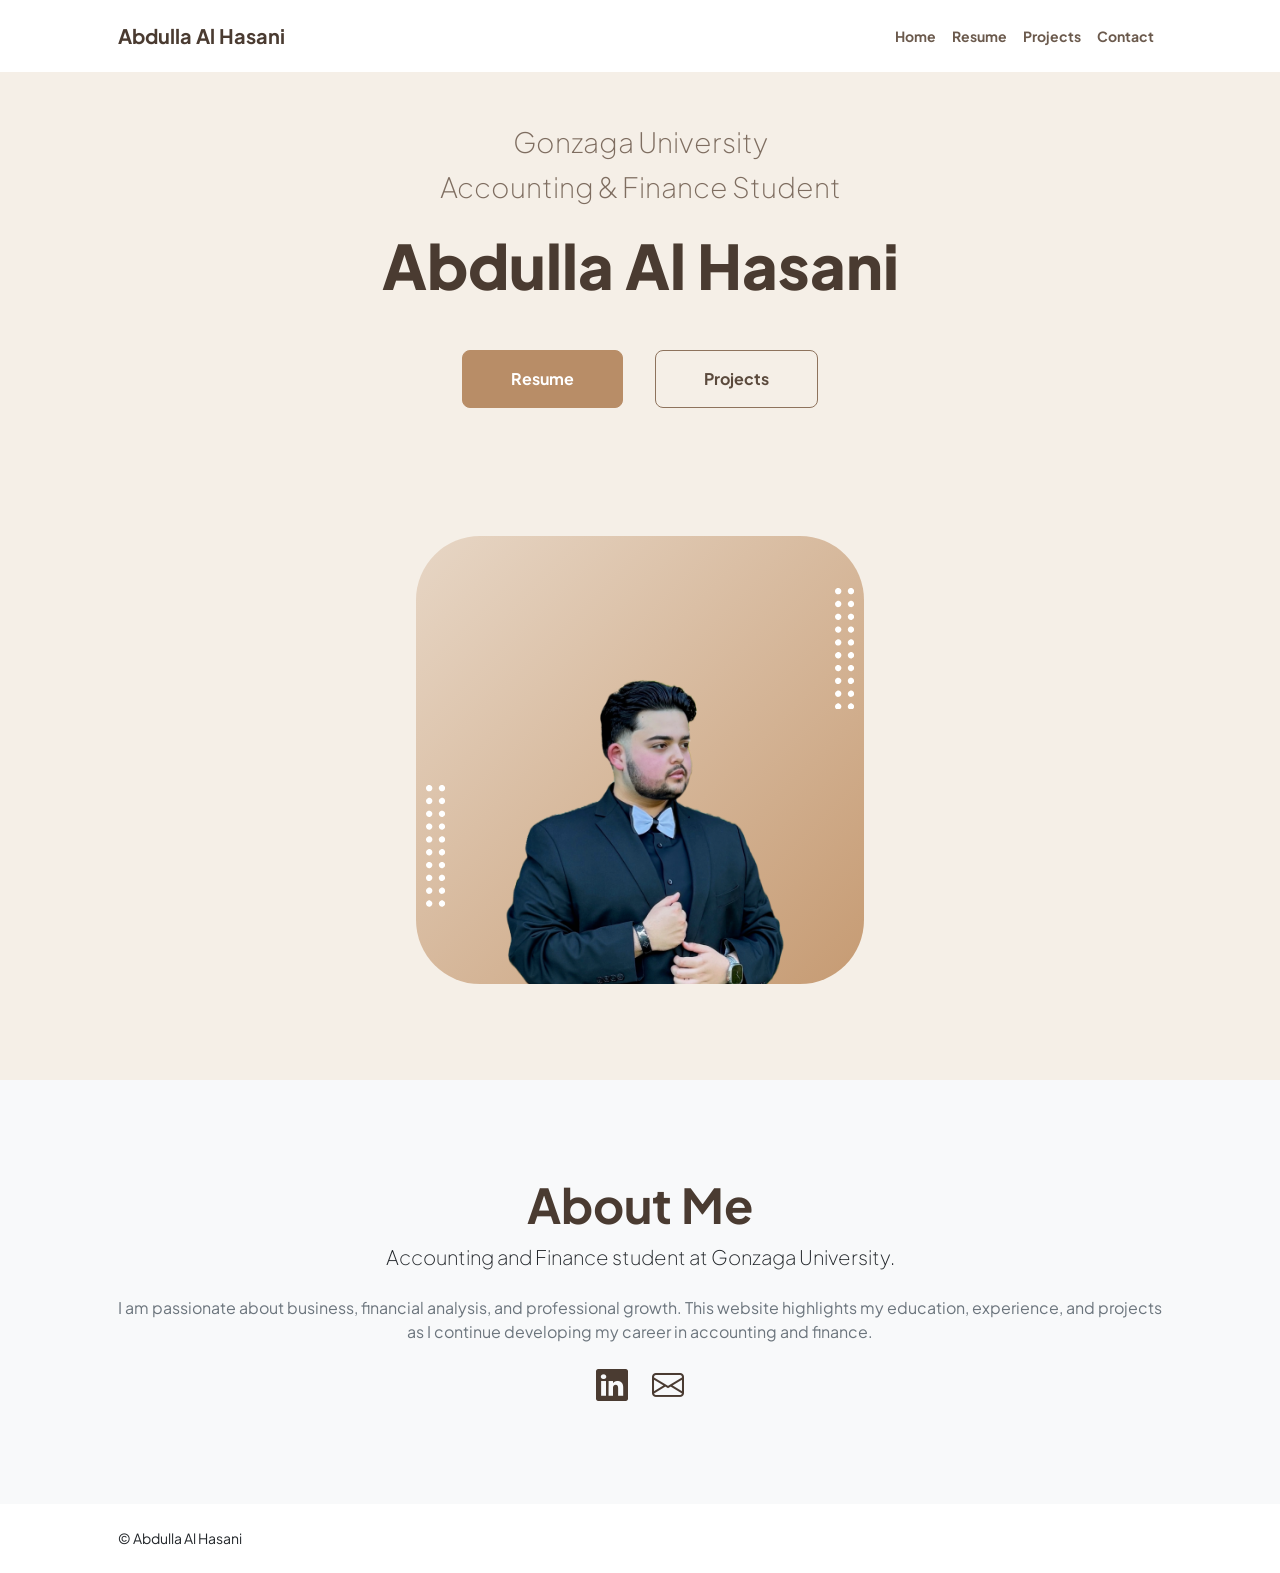
<file: index.html>
<!DOCTYPE html>
<html lang="en">
    <head>
        <meta charset="utf-8" />
        <meta name="viewport" content="width=device-width, initial-scale=1, shrink-to-fit=no" />
        <meta name="description" content="" />
        <meta name="author" content="" />
        <title>Abdulla Al Hasani</title>
        <link rel="icon" type="image/x-icon" href="favicon.ico" />
        <link rel="preconnect" href="https://fonts.googleapis.com" />
        <link rel="preconnect" href="https://fonts.gstatic.com" crossorigin />
        <link href="https://fonts.googleapis.com/css2?family=Plus+Jakarta+Sans:wght@100;200;300;400;500;600;700;800;900&amp;display=swap" rel="stylesheet" />
        <link href="https://cdn.jsdelivr.net/npm/bootstrap-icons@1.8.1/font/bootstrap-icons.css" rel="stylesheet" />
        <link href="styles.css" rel="stylesheet" />
        <style>
            body {
                background-color: #f5efe7;
            }

            .navbar-brand .fw-bolder {
                color: #4a3b31 !important;
            }

            .nav-link {
                color: #6b5a4d !important;
            }

            .nav-link:hover {
                color: #b88d67 !important;
            }

            .text-gradient {
                background: none !important;
                -webkit-text-fill-color: #4a3b31 !important;
                color: #4a3b31 !important;
            }

            .bg-gradient-primary-to-secondary {
                background: linear-gradient(135deg, #e7d6c5 0%, #c69b73 100%) !important;
            }

            .btn-primary {
                background-color: #b88d67 !important;
                border-color: #b88d67 !important;
            }

            .btn-primary:hover {
                background-color: #a8805c !important;
                border-color: #a8805c !important;
            }

            .btn-outline-dark {
                color: #5b4a3d !important;
                border-color: #8e735d !important;
            }

            .btn-outline-dark:hover {
                background-color: #8e735d !important;
                border-color: #8e735d !important;
                color: #fff !important;
            }

            .hero-subtitle {
                color: #7e6d60 !important;
                line-height: 1.6;
            }

            .hero-name {
                font-size: clamp(2.4rem, 4.8vw, 4rem);
                line-height: 1.02;
                font-weight: 800;
                color: #4a3b31;
                display: inline-block;
                white-space: nowrap;
            }

            .profile {
                background: linear-gradient(135deg, #e7d6c5 0%, #c69b73 100%) !important;
            }

          .profile {
    background: linear-gradient(135deg, #e7d6c5 0%, #c69b73 100%) !important;
    overflow: hidden;
}


.profile {
    position: relative;
    overflow: hidden;
}

.profile .profile-img {
    position: absolute;
    bottom: -585px;
    left: 50%;
    transform: translateX(-50%);
    width: 205% !important;
    max-width: none !important;
    height: auto;
}
        </style>
    </head>

    <body class="d-flex flex-column h-100">
        <main class="flex-shrink-0">
            <nav class="navbar navbar-expand-lg navbar-light bg-white py-3">
                <div class="container px-5">
                    <a class="navbar-brand" href="index.html"><span class="fw-bolder">Abdulla Al Hasani</span></a>
                    <button class="navbar-toggler" type="button" data-bs-toggle="collapse" data-bs-target="#navbarSupportedContent" aria-controls="#navbarSupportedContent" aria-expanded="false" aria-label="Toggle navigation"><span class="navbar-toggler-icon"></span></button>
                    <div class="collapse navbar-collapse" id="navbarSupportedContent">
                        <ul class="navbar-nav ms-auto mb-2 mb-lg-0 small fw-bolder">
                            <li class="nav-item"><a class="nav-link" href="index.html">Home</a></li>
                            <li class="nav-item"><a class="nav-link" href="resume.html">Resume</a></li>
                            <li class="nav-item"><a class="nav-link" href="projects.html">Projects</a></li>
                            <li class="nav-item"><a class="nav-link" href="contact.html">Contact</a></li>
                        </ul>
                    </div>
                </div>
            </nav>

            <header class="py-5">
                <div class="container px-5 pb-5">
                    <div class="row gx-5 align-items-center">
                        <div class="col-xxl-5">
                            <div class="text-center text-xxl-start">
                                <div class="fs-3 fw-light hero-subtitle mb-3">
                                    Gonzaga University<br />
                                    Accounting &amp; Finance Student
                                </div>

                                <h1 class="display-3 fw-bolder mb-5">
                                    <span class="hero-name">Abdulla Al Hasani</span>
                                </h1>

                                <div class="d-grid gap-3 d-sm-flex justify-content-sm-center justify-content-xxl-start mb-3">
                                    <a class="btn btn-primary btn-lg px-5 py-3 me-sm-3 fs-6 fw-bolder" href="resume.html">Resume</a>
                                    <a class="btn btn-outline-dark btn-lg px-5 py-3 fs-6 fw-bolder" href="projects.html">Projects</a>
                                </div>
                            </div>
                        </div>

                        <div class="col-xxl-7">
                            <div class="d-flex justify-content-center mt-5 mt-xxl-0">
                                <div class="profile bg-gradient-primary-to-secondary">
<img class="profile-img" src="profile.png" alt="Abdulla Al Hasani" />
                                    <div class="dots-1">
                                        <svg version="1.1" xmlns="http://www.w3.org/2000/svg" xmlns:xlink="http://www.w3.org/1999/xlink" x="0px" y="0px" viewBox="0 0 191.6 1215.4" style="enable-background:new 0 0 191.6 1215.4;" xml:space="preserve">
                                            <g transform="translate(0.000000,1280.000000) scale(0.100000,-0.100000)">
                                                <path d="M227.7,12788.6c-105-35-200-141-222-248c-43-206,163-412,369-369c155,32,275,190,260,339c-11,105-90,213-190,262C383.7,12801.6,289.7,12808.6,227.7,12788.6z"></path>
                                                <path d="M1507.7,12788.6c-151-50-253-216-222-362c25-119,136-230,254-255c194-41,395,142,375,339c-11,105-90,213-190,262C1663.7,12801.6,1569.7,12808.6,1507.7,12788.6z"></path>
                                                <path d="M227.7,11508.6c-105-35-200-141-222-248c-43-206,163-412,369-369c155,32,275,190,260,339c-11,105-90,213-190,262C383.7,11521.6,289.7,11528.6,227.7,11508.6z"></path>
                                                <path d="M1507.7,11508.6c-151-50-253-216-222-362c25-119,136-230,254-255c194-41,395,142,375,339c-11,105-90,213-190,262C1663.7,11521.6,1569.7,11528.6,1507.7,11508.6z"></path>
                                                <path d="M227.7,10228.6c-105-35-200-141-222-248c-43-206,163-412,369-369c155,32,275,190,260,339c-11,105-90,213-190,262C383.7,10241.6,289.7,10248.6,227.7,10228.6z"></path>
                                                <path d="M1507.7,10228.6c-105-35-200-141-222-248c-43-206,163-412,369-369c155,32,275,190,260,339c-11,105-90,213-190,262C1663.7,10241.6,1569.7,10248.6,1507.7,10228.6z"></path>
                                                <path d="M227.7,8948.6c-105-35-200-141-222-248c-43-206,163-412,369-369c155,32,275,190,260,339c-11,105-90,213-190,262C383.7,8961.6,289.7,8968.6,227.7,8948.6z"></path>
                                                <path d="M1507.7,8948.6c-105-35-200-141-222-248c-43-206,163-412,369-369c155,32,275,190,260,339c-11,105-90,213-190,262C1663.7,8961.6,1569.7,8968.6,1507.7,8948.6z"></path>
                                                <path d="M227.7,7668.6c-105-35-200-141-222-248c-43-206,163-412,369-369c155,32,275,190,260,339c-11,105-90,213-190,262C383.7,7681.6,289.7,7688.6,227.7,7668.6z"></path>
                                                <path d="M1507.7,7668.6c-105-35-200-141-222-248c-43-206,163-412,369-369c155,32,275,190,260,339c-11,105-90,213-190,262C1663.7,7681.6,1569.7,7688.6,1507.7,7668.6z"></path>
                                                <path d="M227.7,6388.6c-105-35-200-141-222-248c-43-206,163-412,369-369c155,32,275,190,260,339c-11,105-90,213-190,262C383.7,6401.6,289.7,6408.6,227.7,6388.6z"></path>
                                                <path d="M1507.7,6388.6c-105-35-200-141-222-248c-43-206,163-412,369-369c155,32,275,190,260,339c-11,105-90,213-190,262C1663.7,6401.6,1569.7,6408.6,1507.7,6388.6z"></path>
                                                <path d="M227.7,5108.6c-105-35-200-141-222-248c-43-206,163-412,369-369c155,32,275,190,260,339c-11,105-90,213-190,262C383.7,5121.6,289.7,5128.6,227.7,5108.6z"></path>
                                                <path d="M1507.7,5108.6c-105-35-200-141-222-248c-43-206,163-412,369-369c155,32,275,190,260,339c-11,105-90,213-190,262C1663.7,5121.6,1569.7,5128.6,1507.7,5108.6z"></path>
                                                <path d="M227.7,3828.6c-105-35-200-141-222-248c-43-206,163-412,369-369c155,32,275,190,260,339c-11,105-90,213-190,262C383.7,3841.6,289.7,3848.6,227.7,3828.6z"></path>
                                                <path d="M1507.7,3828.6c-105-35-200-141-222-248c-43-206,163-412,369-369c155,32,275,190,260,339c-11,105-90,213-190,262C1663.7,3841.6,1569.7,3848.6,1507.7,3828.6z"></path>
                                                <path d="M227.7,2548.6c-105-35-200-141-222-248c-43-206,163-412,369-369c155,32,275,190,260,339c-11,105-90,213-190,262C383.7,2561.6,289.7,2568.6,227.7,2548.6z"></path>
                                                <path d="M1507.7,2548.6c-105-35-200-141-222-248c-43-206,163-412,369-369c155,32,275,190,260,339c-11,105-90,213-190,262C1663.7,2561.6,1569.7,2568.6,1507.7,2548.6z"></path>
                                                <path d="M227.7,1268.6c-105-35-200-141-222-248c-43-206,163-412,369-369c155,32,275,190,260,339c-11,105-90,213-190,262C383.7,1281.6,289.7,1288.6,227.7,1268.6z"></path>
                                                <path d="M1507.7,1268.6c-105-35-200-141-222-248c-43-206,163-412,369-369c155,32,275,190,260,339c-11,105-90,213-190,262C1663.7,1281.6,1569.7,1288.6,1507.7,1268.6z"></path>
                                            </g>
                                        </svg>
                                    </div>

                                    <div class="dots-2">
                                        <svg version="1.1" xmlns="http://www.w3.org/2000/svg" xmlns:xlink="http://www.w3.org/1999/xlink" x="0px" y="0px" viewBox="0 0 191.6 1215.4" style="enable-background:new 0 0 191.6 1215.4;" xml:space="preserve">
                                            <g transform="translate(0.000000,1280.000000) scale(0.100000,-0.100000)">
                                                <path d="M227.7,12788.6c-105-35-200-141-222-248c-43-206,163-412,369-369c155,32,275,190,260,339c-11,105-90,213-190,262C383.7,12801.6,289.7,12808.6,227.7,12788.6z"></path>
                                                <path d="M1507.7,12788.6c-151-50-253-216-222-362c25-119,136-230,254-255c194-41,395,142,375,339c-11,105-90,213-190,262C1663.7,12801.6,1569.7,12808.6,1507.7,12788.6z"></path>
                                                <path d="M227.7,11508.6c-105-35-200-141-222-248c-43-206,163-412,369-369c155,32,275,190,260,339c-11,105-90,213-190,262C383.7,11521.6,289.7,11528.6,227.7,11508.6z"></path>
                                                <path d="M1507.7,11508.6c-151-50-253-216-222-362c25-119,136-230,254-255c194-41,395,142,375,339c-11,105-90,213-190,262C1663.7,11521.6,1569.7,11528.6,1507.7,11508.6z"></path>
                                                <path d="M227.7,10228.6c-105-35-200-141-222-248c-43-206,163-412,369-369c155,32,275,190,260,339c-11,105-90,213-190,262C383.7,10241.6,289.7,10248.6,227.7,10228.6z"></path>
                                                <path d="M1507.7,10228.6c-105-35-200-141-222-248c-43-206,163-412,369-369c155,32,275,190,260,339c-11,105-90,213-190,262C1663.7,10241.6,1569.7,10248.6,1507.7,10228.6z"></path>
                                                <path d="M227.7,8948.6c-105-35-200-141-222-248c-43-206,163-412,369-369c155,32,275,190,260,339c-11,105-90,213-190,262C383.7,8961.6,289.7,8968.6,227.7,8948.6z"></path>
                                                <path d="M1507.7,8948.6c-105-35-200-141-222-248c-43-206,163-412,369-369c155,32,275,190,260,339c-11,105-90,213-190,262C1663.7,8961.6,1569.7,8968.6,1507.7,8948.6z"></path>
                                                <path d="M227.7,7668.6c-105-35-200-141-222-248c-43-206,163-412,369-369c155,32,275,190,260,339c-11,105-90,213-190,262C383.7,7681.6,289.7,7688.6,227.7,7668.6z"></path>
                                                <path d="M1507.7,7668.6c-105-35-200-141-222-248c-43-206,163-412,369-369c155,32,275,190,260,339c-11,105-90,213-190,262C1663.7,7681.6,1569.7,7688.6,1507.7,7668.6z"></path>
                                                <path d="M227.7,6388.6c-105-35-200-141-222-248c-43-206,163-412,369-369c155,32,275,190,260,339c-11,105-90,213-190,262C383.7,6401.6,289.7,6408.6,227.7,6388.6z"></path>
                                                <path d="M1507.7,6388.6c-105-35-200-141-222-248c-43-206,163-412,369-369c155,32,275,190,260,339c-11,105-90,213-190,262C1663.7,6401.6,1569.7,6408.6,1507.7,6388.6z"></path>
                                                <path d="M227.7,5108.6c-105-35-200-141-222-248c-43-206,163-412,369-369c155,32,275,190,260,339c-11,105-90,213-190,262C383.7,5121.6,289.7,5128.6,227.7,5108.6z"></path>
                                                <path d="M1507.7,5108.6c-105-35-200-141-222-248c-43-206,163-412,369-369c155,32,275,190,260,339c-11,105-90,213-190,262C1663.7,5121.6,1569.7,5128.6,1507.7,5108.6z"></path>
                                                <path d="M227.7,3828.6c-105-35-200-141-222-248c-43-206,163-412,369-369c155,32,275,190,260,339c-11,105-90,213-190,262C383.7,3841.6,289.7,3848.6,227.7,3828.6z"></path>
                                                <path d="M1507.7,3828.6c-105-35-200-141-222-248c-43-206,163-412,369-369c155,32,275,190,260,339c-11,105-90,213-190,262C1663.7,3841.6,1569.7,3848.6,1507.7,3828.6z"></path>
                                                <path d="M227.7,2548.6c-105-35-200-141-222-248c-43-206,163-412,369-369c155,32,275,190,260,339c-11,105-90,213-190,262C383.7,2561.6,289.7,2568.6,227.7,2548.6z"></path>
                                                <path d="M1507.7,2548.6c-105-35-200-141-222-248c-43-206,163-412,369-369c155,32,275,190,260,339c-11,105-90,213-190,262C1663.7,2561.6,1569.7,2568.6,1507.7,2548.6z"></path>
                                                <path d="M227.7,1268.6c-105-35-200-141-222-248c-43-206,163-412,369-369c155,32,275,190,260,339c-11,105-90,213-190,262C383.7,1281.6,289.7,1288.6,227.7,1268.6z"></path>
                                                <path d="M1507.7,1268.6c-105-35-200-141-222-248c-43-206,163-412,369-369c155,32,275,190,260,339c-11,105-90,213-190,262C1663.7,1281.6,1569.7,1288.6,1507.7,1268.6z"></path>
                                            </g>
                                        </svg>
                                    </div>

                                    <div class="dots-3">
                                        <svg version="1.1" xmlns="http://www.w3.org/2000/svg" xmlns:xlink="http://www.w3.org/1999/xlink" x="0px" y="0px" viewBox="0 0 191.6 1215.4" style="enable-background:new 0 0 191.6 1215.4;" xml:space="preserve">
                                            <g transform="translate(0.000000,1280.000000) scale(0.100000,-0.100000)">
                                                <path d="M227.7,12788.6c-105-35-200-141-222-248c-43-206,163-412,369-369c155,32,275,190,260,339c-11,105-90,213-190,262C383.7,12801.6,289.7,12808.6,227.7,12788.6z"></path>
                                                <path d="M1507.7,12788.6c-151-50-253-216-222-362c25-119,136-230,254-255c194-41,395,142,375,339c-11,105-90,213-190,262C1663.7,12801.6,1569.7,12808.6,1507.7,12788.6z"></path>
                                                <path d="M227.7,11508.6c-105-35-200-141-222-248c-43-206,163-412,369-369c155,32,275,190,260,339c-11,105-90,213-190,262C383.7,11521.6,289.7,11528.6,227.7,11508.6z"></path>
                                                <path d="M1507.7,11508.6c-151-50-253-216-222-362c25-119,136-230,254-255c194-41,395,142,375,339c-11,105-90,213-190,262C1663.7,11521.6,1569.7,11528.6,1507.7,11508.6z"></path>
                                                <path d="M227.7,10228.6c-105-35-200-141-222-248c-43-206,163-412,369-369c155,32,275,190,260,339c-11,105-90,213-190,262C383.7,10241.6,289.7,10248.6,227.7,10228.6z"></path>
                                                <path d="M1507.7,10228.6c-105-35-200-141-222-248c-43-206,163-412,369-369c155,32,275,190,260,339c-11,105-90,213-190,262C1663.7,10241.6,1569.7,10248.6,1507.7,10228.6z"></path>
                                                <path d="M227.7,8948.6c-105-35-200-141-222-248c-43-206,163-412,369-369c155,32,275,190,260,339c-11,105-90,213-190,262C383.7,8961.6,289.7,8968.6,227.7,8948.6z"></path>
                                                <path d="M1507.7,8948.6c-105-35-200-141-222-248c-43-206,163-412,369-369c155,32,275,190,260,339c-11,105-90,213-190,262C1663.7,8961.6,1569.7,8968.6,1507.7,8948.6z"></path>
                                                <path d="M227.7,7668.6c-105-35-200-141-222-248c-43-206,163-412,369-369c155,32,275,190,260,339c-11,105-90,213-190,262C383.7,7681.6,289.7,7688.6,227.7,7668.6z"></path>
                                                <path d="M1507.7,7668.6c-105-35-200-141-222-248c-43-206,163-412,369-369c155,32,275,190,260,339c-11,105-90,213-190,262C1663.7,7681.6,1569.7,7688.6,1507.7,7668.6z"></path>
                                                <path d="M227.7,6388.6c-105-35-200-141-222-248c-43-206,163-412,369-369c155,32,275,190,260,339c-11,105-90,213-190,262C383.7,6401.6,289.7,6408.6,227.7,6388.6z"></path>
                                                <path d="M1507.7,6388.6c-105-35-200-141-222-248c-43-206,163-412,369-369c155,32,275,190,260,339c-11,105-90,213-190,262C1663.7,6401.6,1569.7,6408.6,1507.7,6388.6z"></path>
                                                <path d="M227.7,5108.6c-105-35-200-141-222-248c-43-206,163-412,369-369c155,32,275,190,260,339c-11,105-90,213-190,262C383.7,5121.6,289.7,5128.6,227.7,5108.6z"></path>
                                                <path d="M1507.7,5108.6c-105-35-200-141-222-248c-43-206,163-412,369-369c155,32,275,190,260,339c-11,105-90,213-190,262C1663.7,5121.6,1569.7,5128.6,1507.7,5108.6z"></path>
                                                <path d="M227.7,3828.6c-105-35-200-141-222-248c-43-206,163-412,369-369c155,32,275,190,260,339c-11,105-90,213-190,262C383.7,3841.6,289.7,3848.6,227.7,3828.6z"></path>
                                                <path d="M1507.7,3828.6c-105-35-200-141-222-248c-43-206,163-412,369-369c155,32,275,190,260,339c-11,105-90,213-190,262C1663.7,3841.6,1569.7,3848.6,1507.7,3828.6z"></path>
                                                <path d="M227.7,2548.6c-105-35-200-141-222-248c-43-206,163-412,369-369c155,32,275,190,260,339c-11,105-90,213-190,262C383.7,2561.6,289.7,2568.6,227.7,2548.6z"></path>
                                                <path d="M1507.7,2548.6c-105-35-200-141-222-248c-43-206,163-412,369-369c155,32,275,190,260,339c-11,105-90,213-190,262C1663.7,2561.6,1569.7,2568.6,1507.7,2548.6z"></path>
                                                <path d="M227.7,1268.6c-105-35-200-141-222-248c-43-206,163-412,369-369c155,32,275,190,260,339c-11,105-90,213-190,262C383.7,1281.6,289.7,1288.6,227.7,1268.6z"></path>
                                                <path d="M1507.7,1268.6c-105-35-200-141-222-248c-43-206,163-412,369-369c155,32,275,190,260,339c-11,105-90,213-190,262C1663.7,1281.6,1569.7,1288.6,1507.7,1268.6z"></path>
                                            </g>
                                        </svg>
                                    </div>

                                    <div class="dots-4">
                                        <svg version="1.1" xmlns="http://www.w3.org/2000/svg" xmlns:xlink="http://www.w3.org/1999/xlink" x="0px" y="0px" viewBox="0 0 191.6 1215.4" style="enable-background:new 0 0 191.6 1215.4;" xml:space="preserve">
                                            <g transform="translate(0.000000,1280.000000) scale(0.100000,-0.100000)">
                                                <path d="M227.7,12788.6c-105-35-200-141-222-248c-43-206,163-412,369-369c155,32,275,190,260,339c-11,105-90,213-190,262C383.7,12801.6,289.7,12808.6,227.7,12788.6z"></path>
                                                <path d="M1507.7,12788.6c-151-50-253-216-222-362c25-119,136-230,254-255c194-41,395,142,375,339c-11,105-90,213-190,262C1663.7,12801.6,1569.7,12808.6,1507.7,12788.6z"></path>
                                                <path d="M227.7,11508.6c-105-35-200-141-222-248c-43-206,163-412,369-369c155,32,275,190,260,339c-11,105-90,213-190,262C383.7,11521.6,289.7,11528.6,227.7,11508.6z"></path>
                                                <path d="M1507.7,11508.6c-151-50-253-216-222-362c25-119,136-230,254-255c194-41,395,142,375,339c-11,105-90,213-190,262C1663.7,11521.6,1569.7,11528.6,1507.7,11508.6z"></path>
                                                <path d="M227.7,10228.6c-105-35-200-141-222-248c-43-206,163-412,369-369c155,32,275,190,260,339c-11,105-90,213-190,262C383.7,10241.6,289.7,10248.6,227.7,10228.6z"></path>
                                                <path d="M1507.7,10228.6c-105-35-200-141-222-248c-43-206,163-412,369-369c155,32,275,190,260,339c-11,105-90,213-190,262C1663.7,10241.6,1569.7,10248.6,1507.7,10228.6z"></path>
                                                <path d="M227.7,8948.6c-105-35-200-141-222-248c-43-206,163-412,369-369c155,32,275,190,260,339c-11,105-90,213-190,262C383.7,8961.6,289.7,8968.6,227.7,8948.6z"></path>
                                                <path d="M1507.7,8948.6c-105-35-200-141-222-248c-43-206,163-412,369-369c155,32,275,190,260,339c-11,105-90,213-190,262C1663.7,8961.6,1569.7,8968.6,1507.7,8948.6z"></path>
                                                <path d="M227.7,7668.6c-105-35-200-141-222-248c-43-206,163-412,369-369c155,32,275,190,260,339c-11,105-90,213-190,262C383.7,7681.6,289.7,7688.6,227.7,7668.6z"></path>
                                                <path d="M1507.7,7668.6c-105-35-200-141-222-248c-43-206,163-412,369-369c155,32,275,190,260,339c-11,105-90,213-190,262C1663.7,7681.6,1569.7,7688.6,1507.7,7668.6z"></path>
                                                <path d="M227.7,6388.6c-105-35-200-141-222-248c-43-206,163-412,369-369c155,32,275,190,260,339c-11,105-90,213-190,262C383.7,6401.6,289.7,6408.6,227.7,6388.6z"></path>
                                                <path d="M1507.7,6388.6c-105-35-200-141-222-248c-43-206,163-412,369-369c155,32,275,190,260,339c-11,105-90,213-190,262C1663.7,6401.6,1569.7,6408.6,1507.7,6388.6z"></path>
                                                <path d="M227.7,5108.6c-105-35-200-141-222-248c-43-206,163-412,369-369c155,32,275,190,260,339c-11,105-90,213-190,262C383.7,5121.6,289.7,5128.6,227.7,5108.6z"></path>
                                                <path d="M1507.7,5108.6c-105-35-200-141-222-248c-43-206,163-412,369-369c155,32,275,190,260,339c-11,105-90,213-190,262C1663.7,5121.6,1569.7,5128.6,1507.7,5108.6z"></path>
                                                <path d="M227.7,3828.6c-105-35-200-141-222-248c-43-206,163-412,369-369c155,32,275,190,260,339c-11,105-90,213-190,262C383.7,3841.6,289.7,3848.6,227.7,3828.6z"></path>
                                                <path d="M1507.7,3828.6c-105-35-200-141-222-248c-43-206,163-412,369-369c155,32,275,190,260,339c-11,105-90,213-190,262C1663.7,3841.6,1569.7,3848.6,1507.7,3828.6z"></path>
                                                <path d="M227.7,2548.6c-105-35-200-141-222-248c-43-206,163-412,369-369c155,32,275,190,260,339c-11,105-90,213-190,262C383.7,2561.6,289.7,2568.6,227.7,2548.6z"></path>
                                                <path d="M1507.7,2548.6c-105-35-200-141-222-248c-43-206,163-412,369-369c155,32,275,190,260,339c-11,105-90,213-190,262C1663.7,2561.6,1569.7,2568.6,1507.7,2548.6z"></path>
                                                <path d="M227.7,1268.6c-105-35-200-141-222-248c-43-206,163-412,369-369c155,32,275,190,260,339c-11,105-90,213-190,262C383.7,1281.6,289.7,1288.6,227.7,1268.6z"></path>
                                                <path d="M1507.7,1268.6c-105-35-200-141-222-248c-43-206,163-412,369-369c155,32,275,190,260,339c-11,105-90,213-190,262C1663.7,1281.6,1569.7,1288.6,1507.7,1268.6z"></path>
                                            </g>
                                        </svg>
                                    </div>
                                </div>
                            </div>
                        </div>
                    </div>
                </div>
            </header>

            <section class="bg-light py-5">
                <div class="container px-5">
                    <div class="row gx-5 justify-content-center">
                        <div class="col-xxl-8">
                            <div class="text-center my-5">
                                <h2 class="display-5 fw-bolder"><span class="text-gradient d-inline">About Me</span></h2>
                                <p class="lead fw-light mb-4">Accounting and Finance student at Gonzaga University.</p>
                                <p class="text-muted about-card-text">
                                    I am passionate about business, financial analysis, and professional growth.
                                    This website highlights my education, experience, and projects as I continue
                                    developing my career in accounting and finance.
                                </p>
                                <div class="d-flex justify-content-center fs-2 gap-4">

<a href="https://www.linkedin.com/in/abdullaalhasani/" target="_blank" style="color:#4a3b31;">
<i class="bi bi-linkedin"></i>
</a>

<a href="mailto:aalhasani@zagmail.gonzaga.edu" style="color:#4a3b31;">
<i class="bi bi-envelope"></i>
</a>

</div>
                                </div>
                            </div>
                        </div>
                    </div>
                </div>
            </section>
        </main>

        <footer class="bg-white py-4 mt-auto">
            <div class="container px-5">
                <div class="row align-items-center justify-content-between flex-column flex-sm-row">
                    <div class="col-auto"><div class="small m-0">© Abdulla Al Hasani</div></div>
                </div>
            </div>
        </footer>

        <script src="https://cdn.jsdelivr.net/npm/bootstrap@5.2.3/dist/js/bootstrap.bundle.min.js"></script>
        <script src="scripts.js"></script>
    </body>
</html>
</file>
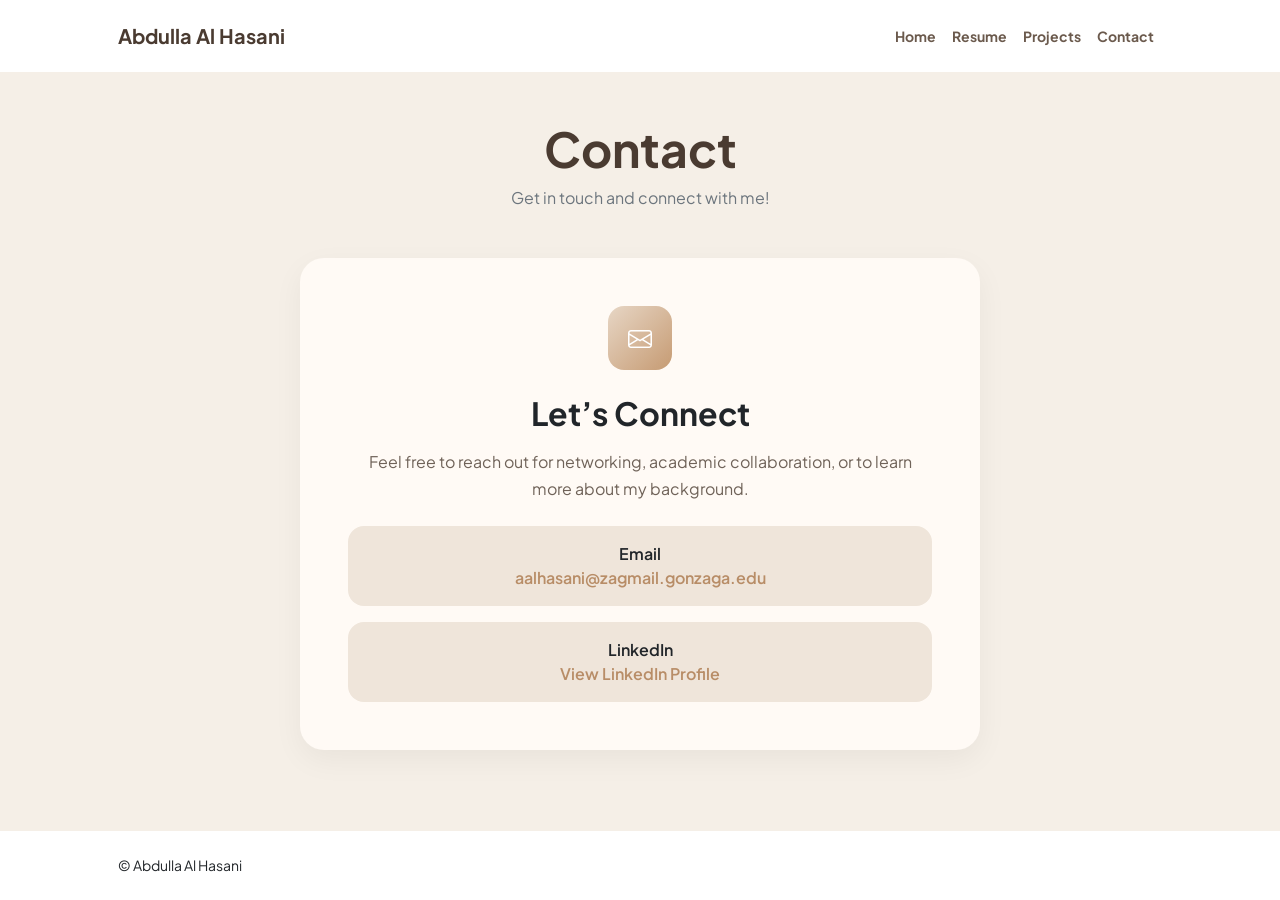
<file: contact.html>
<!DOCTYPE html>
<html lang="en">
<head>
    <meta charset="utf-8" />
    <meta name="viewport" content="width=device-width, initial-scale=1" />
    <title>Contact | Abdulla Al Hasani</title>

    <link rel="icon" type="image/x-icon" href="favicon.ico" />
    <link rel="preconnect" href="https://fonts.googleapis.com" />
    <link rel="preconnect" href="https://fonts.gstatic.com" crossorigin />
    <link href="https://fonts.googleapis.com/css2?family=Plus+Jakarta+Sans:wght@200;300;400;500;600;700;800&display=swap" rel="stylesheet" />
    <link href="https://cdn.jsdelivr.net/npm/bootstrap-icons@1.8.1/font/bootstrap-icons.css" rel="stylesheet" />
    <link href="styles.css" rel="stylesheet" />
    <style>
        body {
            background-color: #f5efe7;
        }

        .navbar-brand .fw-bolder {
            color: #4a3b31 !important;
        }

        .nav-link {
            color: #6b5a4d !important;
        }

        .nav-link:hover {
            color: #b88d67 !important;
        }

        .text-gradient {
            background: none !important;
            -webkit-text-fill-color: #4a3b31 !important;
            color: #4a3b31 !important;
        }

        .contact-card {
            background-color: #fffaf5;
            border-radius: 1.5rem;
            box-shadow: 0 10px 30px rgba(0, 0, 0, 0.05);
        }

        .contact-icon {
            width: 4rem;
            height: 4rem;
            display: inline-flex;
            align-items: center;
            justify-content: center;
            background: linear-gradient(135deg, #e7d6c5 0%, #c69b73 100%);
            color: white;
            border-radius: 1rem;
            font-size: 1.5rem;
        }

        .contact-text {
            color: #6f6258;
            line-height: 1.7;
        }

        .contact-link {
            text-decoration: none;
            color: #b88d67;
            font-weight: 600;
        }

        .contact-link:hover {
            color: #a8805c;
        }

        .info-box {
            background-color: #efe5da;
            border-radius: 1rem;
            padding: 1rem 1.25rem;
        }
    </style>
</head>

<body class="d-flex flex-column h-100">
    <main class="flex-shrink-0">

        <nav class="navbar navbar-expand-lg navbar-light bg-white py-3">
            <div class="container px-5">
                <a class="navbar-brand" href="index.html"><span class="fw-bolder">Abdulla Al Hasani</span></a>
                <button class="navbar-toggler" type="button" data-bs-toggle="collapse" data-bs-target="#navbarSupportedContent">
                    <span class="navbar-toggler-icon"></span>
                </button>

                <div class="collapse navbar-collapse" id="navbarSupportedContent">
                    <ul class="navbar-nav ms-auto mb-2 mb-lg-0 small fw-bolder">
                        <li class="nav-item"><a class="nav-link" href="index.html">Home</a></li>
                        <li class="nav-item"><a class="nav-link" href="resume.html">Resume</a></li>
                        <li class="nav-item"><a class="nav-link" href="projects.html">Projects</a></li>
                        <li class="nav-item"><a class="nav-link" href="contact.html">Contact</a></li>
                    </ul>
                </div>
            </div>
        </nav>

        <section class="py-5">
            <div class="container px-5">
                <div class="text-center mb-5">
                    <h1 class="display-5 fw-bolder mb-2"><span class="text-gradient d-inline">Contact</span></h1>
                    <p class="text-muted mb-0">Get in touch and connect with me!</p>
                </div>

                <div class="row gx-5 justify-content-center">
                    <div class="col-lg-8">
                        <div class="contact-card p-5 text-center">
                            <div class="contact-icon mb-4">
                                <i class="bi bi-envelope"></i>
                            </div>

                            <h2 class="fw-bolder mb-3">Let’s Connect</h2>

                            <p class="contact-text mb-4">
                                Feel free to reach out for networking, academic collaboration,
                                or to learn more about my background.
                            </p>

                            <div class="info-box mb-3">
                                <div class="fw-semibold">Email</div>
                                <a class="contact-link" href="mailto:aalhasani@zagmail.gonzaga.edu">
                                    aalhasani@zagmail.gonzaga.edu
                                </a>
                            </div>

                            <div class="info-box">
                                <div class="fw-semibold">LinkedIn</div>
                                <a class="contact-link" href="https://www.linkedin.com/in/abdullaalhasani/" target="_blank">
                                    View LinkedIn Profile
                                </a>
                            </div>
                        </div>
                    </div>
                </div>

            </div>
        </section>

    </main>

    <footer class="bg-white py-4 mt-auto">
        <div class="container px-5">
            <div class="row align-items-center justify-content-between flex-column flex-sm-row">
                <div class="col-auto"><div class="small m-0">© Abdulla Al Hasani</div></div>
            </div>
        </div>
    </footer>

    <script src="https://cdn.jsdelivr.net/npm/bootstrap@5.2.3/dist/js/bootstrap.bundle.min.js"></script>
    <script src="scripts.js"></script></body>
</html>
</file>
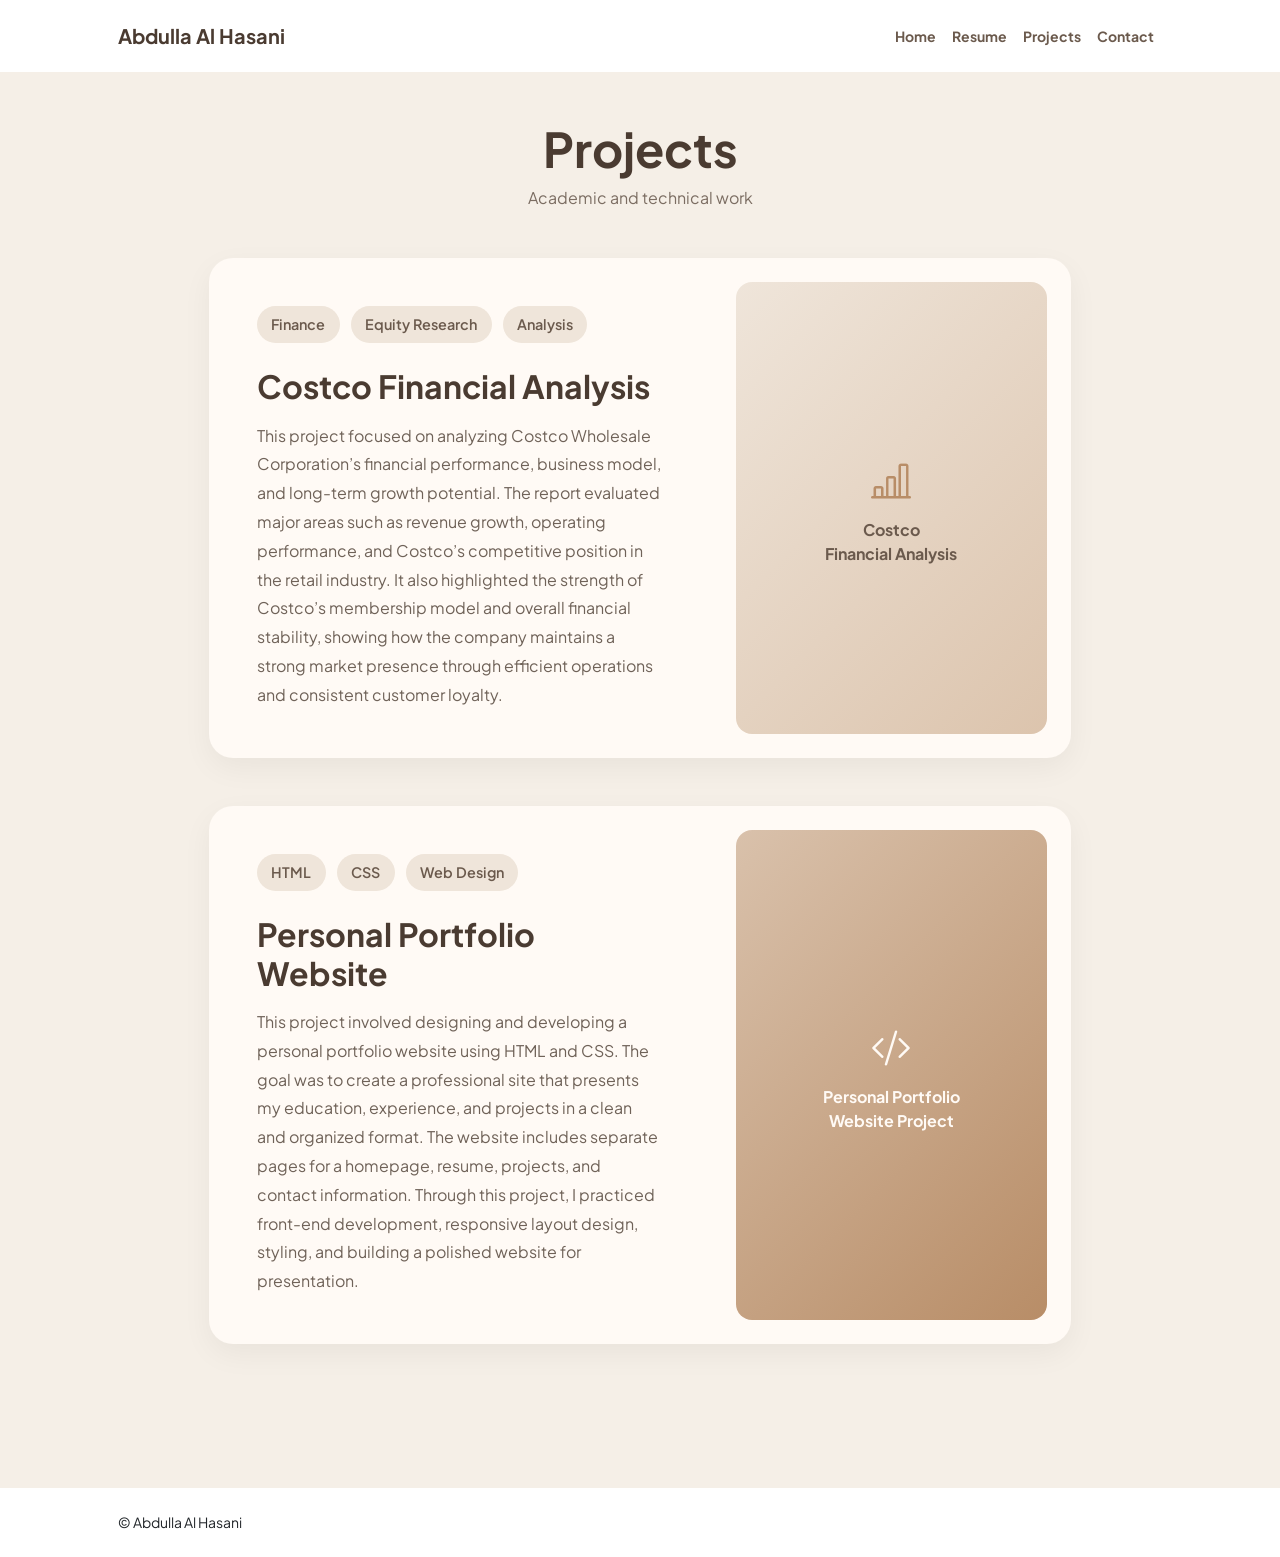
<file: projects.html>
<!DOCTYPE html>
<html lang="en">
<head>
    <meta charset="utf-8" />
    <meta name="viewport" content="width=device-width, initial-scale=1" />
    <title>Projects | Abdulla Al Hasani</title>

    <link rel="icon" type="image/x-icon" href="favicon.ico" />
    <link rel="preconnect" href="https://fonts.googleapis.com" />
    <link rel="preconnect" href="https://fonts.gstatic.com" crossorigin />
    <link href="https://fonts.googleapis.com/css2?family=Plus+Jakarta+Sans:wght@200;300;400;500;600;700;800&display=swap" rel="stylesheet" />
    <link href="https://cdn.jsdelivr.net/npm/bootstrap-icons@1.8.1/font/bootstrap-icons.css" rel="stylesheet" />
    <link href="styles.css" rel="stylesheet" />
    <style>
        body {
            background-color: #f5efe7;
        }

        .navbar-brand .fw-bolder {
            color: #4a3b31 !important;
        }

        .nav-link {
            color: #6b5a4d !important;
        }

        .nav-link:hover {
            color: #b88d67 !important;
        }

        .text-gradient {
            background: none !important;
            -webkit-text-fill-color: #4a3b31 !important;
            color: #4a3b31 !important;
        }

        .projects-subtitle {
            color: #7b6d62;
        }

        .project-card {
            background-color: #fffaf5;
            border-radius: 1.5rem;
            box-shadow: 0 10px 30px rgba(0, 0, 0, 0.05);
        }

        .project-title {
            color: #4a3b31;
        }

        .project-text {
            color: #6f6258;
            line-height: 1.8;
        }

        .project-tag {
            background-color: #efe5da;
            color: #6b5a4d;
            border-radius: 999px;
            padding: 0.5rem 0.9rem;
            font-size: 0.9rem;
            font-weight: 600;
            display: inline-block;
            margin-right: 0.5rem;
            margin-bottom: 0.5rem;
        }

        .project-accent {
            color: #b88d67;
        }

        .project-preview {
            min-height: 220px;
            background: linear-gradient(135deg, #efe5da 0%, #dcc4ad 100%);
            border-radius: 1rem;
            display: flex;
            align-items: center;
            justify-content: center;
            color: #6b5a4d;
            font-weight: 700;
            text-align: center;
            padding: 1.5rem;
        }

        .project-preview-dark {
            min-height: 220px;
            background: linear-gradient(135deg, #d9c1ab 0%, #b88d67 100%);
            border-radius: 1rem;
            display: flex;
            align-items: center;
            justify-content: center;
            color: #fffaf5;
            font-weight: 700;
            text-align: center;
            padding: 1.5rem;
        }
    </style>
</head>

<body class="d-flex flex-column h-100">
    <main class="flex-shrink-0">

        <nav class="navbar navbar-expand-lg navbar-light bg-white py-3">
            <div class="container px-5">
                <a class="navbar-brand" href="index.html"><span class="fw-bolder">Abdulla Al Hasani</span></a>
                <button class="navbar-toggler" type="button" data-bs-toggle="collapse" data-bs-target="#navbarSupportedContent">
                    <span class="navbar-toggler-icon"></span>
                </button>

                <div class="collapse navbar-collapse" id="navbarSupportedContent">
                    <ul class="navbar-nav ms-auto mb-2 mb-lg-0 small fw-bolder">
                        <li class="nav-item"><a class="nav-link" href="index.html">Home</a></li>
                        <li class="nav-item"><a class="nav-link" href="resume.html">Resume</a></li>
                        <li class="nav-item"><a class="nav-link" href="projects.html">Projects</a></li>
                        <li class="nav-item"><a class="nav-link" href="contact.html">Contact</a></li>
                    </ul>
                </div>
            </div>
        </nav>

        <section class="py-5">
            <div class="container px-5 mb-5">
                <div class="text-center mb-5">
                    <h1 class="display-5 fw-bolder mb-2"><span class="text-gradient d-inline">Projects</span></h1>
                    <p class="projects-subtitle mb-0">Academic and technical work</p>
                </div>

                <div class="row gx-5 justify-content-center">
                    <div class="col-lg-11 col-xl-10 col-xxl-9">

                        <!-- Project 1 -->
                        <div class="card project-card overflow-hidden border-0 mb-5">
                            <div class="card-body p-0">
                                <div class="row g-0 align-items-stretch">
                                    <div class="col-lg-7">
                                        <div class="p-5">
                                            <div class="mb-3">
                                                <span class="project-tag">Finance</span>
                                                <span class="project-tag">Equity Research</span>
                                                <span class="project-tag">Analysis</span>
                                            </div>

                                            <h2 class="fw-bolder project-title mb-3">Costco Financial Analysis</h2>

                                            <p class="project-text mb-0">
                                                This project focused on analyzing Costco Wholesale Corporation’s financial performance, business model, and long-term growth potential. The report evaluated major areas such as revenue growth, operating performance, and Costco’s competitive position in the retail industry. It also highlighted the strength of Costco’s membership model and overall financial stability, showing how the company maintains a strong market presence through efficient operations and consistent customer loyalty.
                                            </p>
                                        </div>
                                    </div>

                                    <div class="col-lg-5">
                                        <div class="h-100 p-4">
                                            <div class="project-preview h-100">
                                                <div>
                                                    <div class="fs-1 project-accent mb-2"><i class="bi bi-bar-chart-line"></i></div>
                                                    Costco<br />Financial Analysis
                                                </div>
                                            </div>
                                        </div>
                                    </div>
                                </div>
                            </div>
                        </div>

                        <!-- Project 2 -->
                        <div class="card project-card overflow-hidden border-0 mb-5">
                            <div class="card-body p-0">
                                <div class="row g-0 align-items-stretch">
                                    <div class="col-lg-7">
                                        <div class="p-5">
                                            <div class="mb-3">
                                                <span class="project-tag">HTML</span>
                                                <span class="project-tag">CSS</span>
                                                <span class="project-tag">Web Design</span>
                                            </div>

                                            <h2 class="fw-bolder project-title mb-3">Personal Portfolio Website</h2>

                                            <p class="project-text mb-0">
                                                This project involved designing and developing a personal portfolio website using HTML and CSS. The goal was to create a professional site that presents my education, experience, and projects in a clean and organized format. The website includes separate pages for a homepage, resume, projects, and contact information. Through this project, I practiced front-end development, responsive layout design, styling, and building a polished website for presentation.
                                            </p>
                                        </div>
                                    </div>

                                    <div class="col-lg-5">
                                        <div class="h-100 p-4">
                                            <div class="project-preview-dark h-100">
                                                <div>
                                                    <div class="fs-1 mb-2"><i class="bi bi-code-slash"></i></div>
                                                    Personal Portfolio<br />Website Project
                                                </div>
                                            </div>
                                        </div>
                                    </div>
                                </div>
                            </div>
                        </div>

                    </div>
                </div>
            </div>
        </section>

    </main>

    <footer class="bg-white py-4 mt-auto">
        <div class="container px-5">
            <div class="row align-items-center justify-content-between flex-column flex-sm-row">
                <div class="col-auto"><div class="small m-0">© Abdulla Al Hasani</div></div>
            </div>
        </div>
    </footer>

    <script src="https://cdn.jsdelivr.net/npm/bootstrap@5.2.3/dist/js/bootstrap.bundle.min.js"></script>
    <script src="scripts.js"></script>
</body>
</html>
</file>
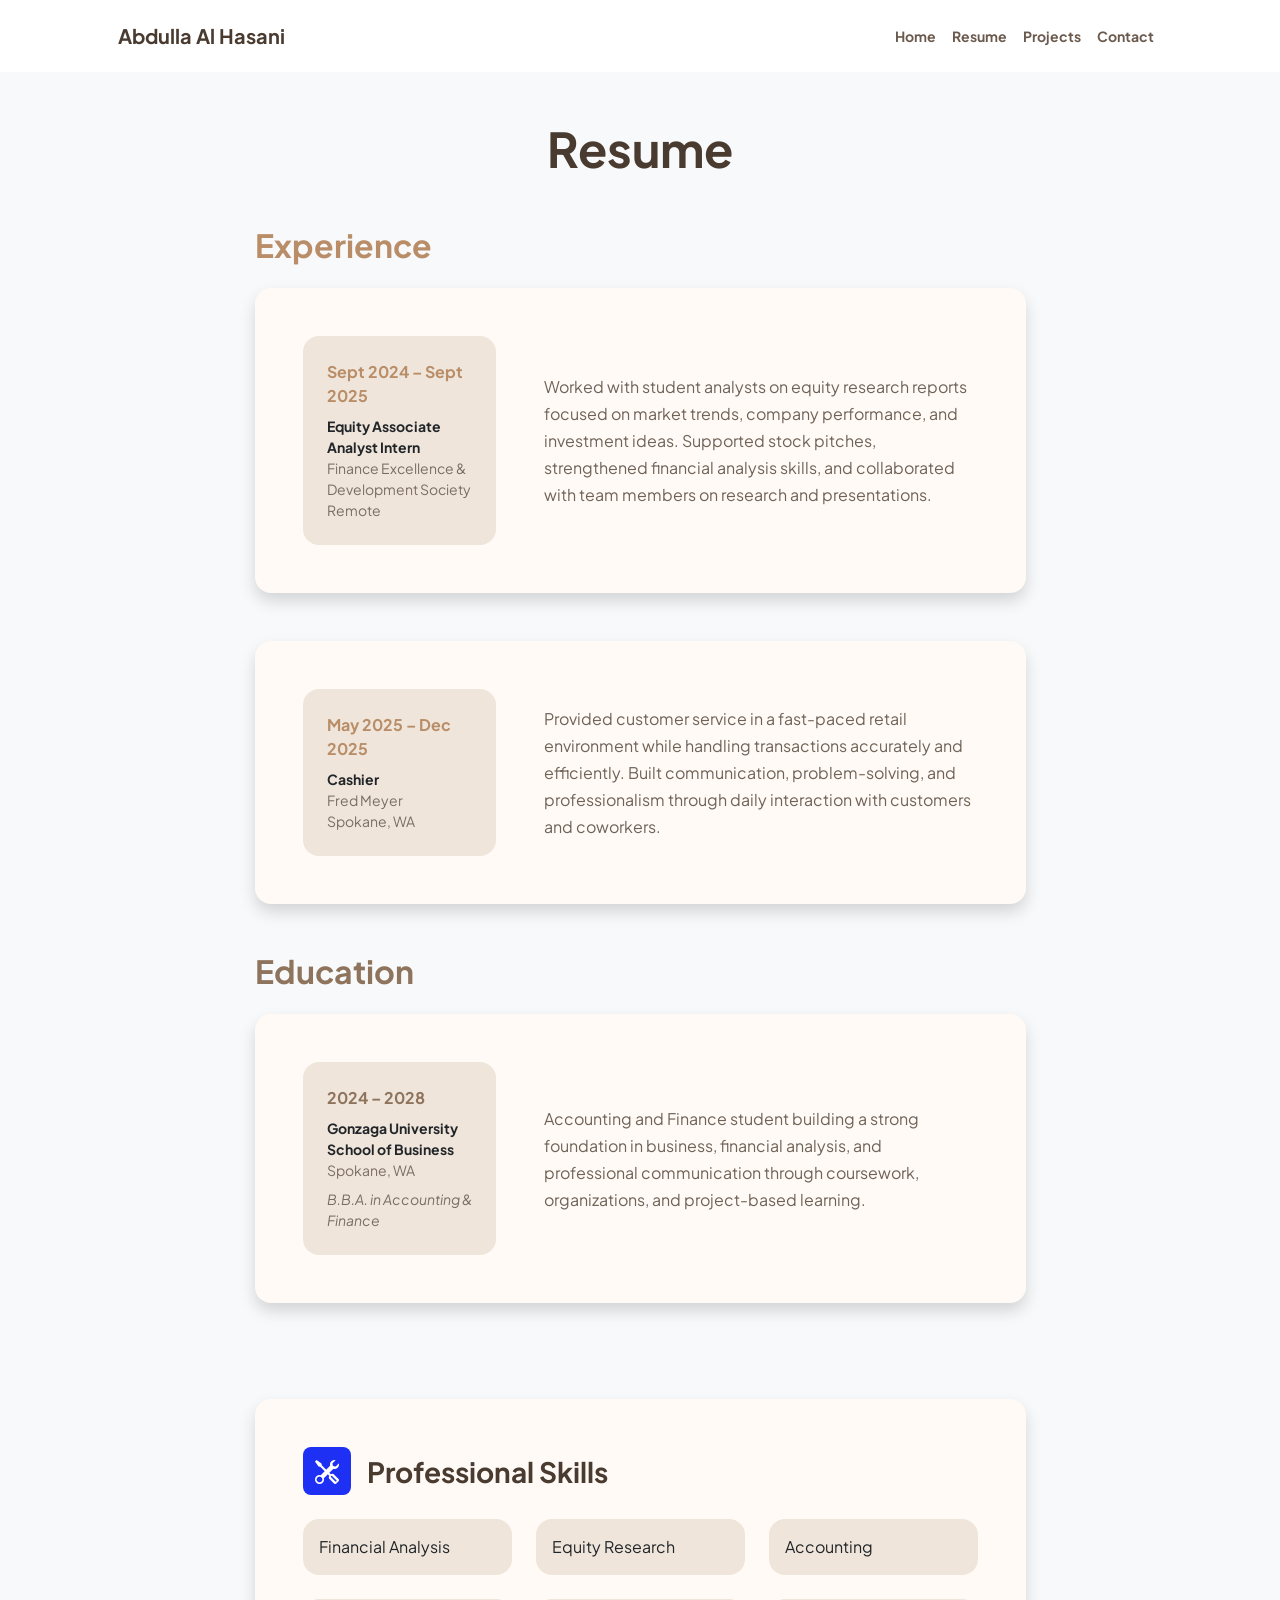
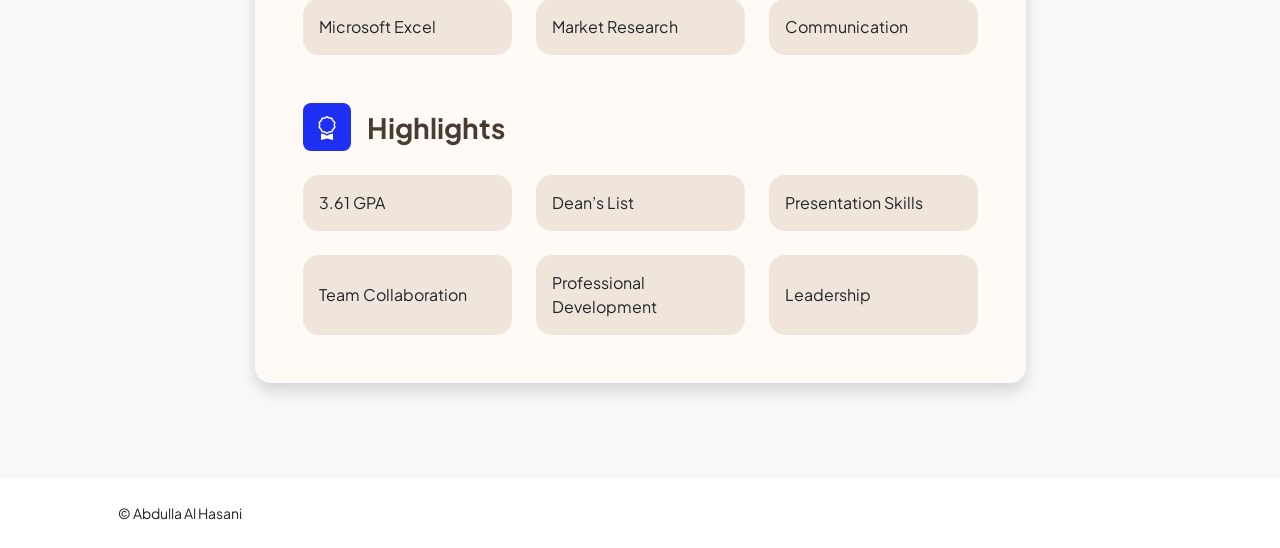
<file: resume.html>
<!DOCTYPE html>
<html lang="en">
<head>
    <meta charset="utf-8" />
    <meta name="viewport" content="width=device-width, initial-scale=1" />
    <title>Resume | Abdulla Al Hasani</title>

    <link rel="icon" type="image/x-icon" href="favicon.ico" />
    <link rel="preconnect" href="https://fonts.googleapis.com" />
    <link rel="preconnect" href="https://fonts.gstatic.com" crossorigin />
    <link href="https://fonts.googleapis.com/css2?family=Plus+Jakarta+Sans:wght@200;300;400;500;600;700;800&display=swap" rel="stylesheet" />
    <link href="https://cdn.jsdelivr.net/npm/bootstrap-icons@1.8.1/font/bootstrap-icons.css" rel="stylesheet" />
    <link href="styles.css" rel="stylesheet" />

    <style>
        body { background-color: #f5efe7; }
        .navbar-brand .fw-bolder { color: #4a3b31 !important; }
        .nav-link { color: #6b5a4d !important; }
        .nav-link:hover { color: #b88d67 !important; }
        .text-gradient {
            background: none !important;
            -webkit-text-fill-color: #4a3b31 !important;
            color: #4a3b31 !important;
        }
        .text-primary { color: #b88d67 !important; }
        .text-secondary { color: #8e735d !important; }
        .resume-card .bg-light, .skill-pill { background-color: #efe5da !important; }
        .card { background-color: #fffaf5; }
        .small.text-muted { color: #7b6d62 !important; }
        .resume-body-text { color: #6f6258; line-height: 1.7; }
    </style>
</head>

<body class="d-flex flex-column h-100 bg-light">
    <main class="flex-shrink-0">
        <nav class="navbar navbar-expand-lg navbar-light bg-white py-3">
            <div class="container px-5">
                <a class="navbar-brand" href="index.html"><span class="fw-bolder">Abdulla Al Hasani</span></a>
                <button class="navbar-toggler" type="button" data-bs-toggle="collapse" data-bs-target="#navbarSupportedContent">
                    <span class="navbar-toggler-icon"></span>
                </button>
                <div class="collapse navbar-collapse" id="navbarSupportedContent">
                    <ul class="navbar-nav ms-auto mb-2 mb-lg-0 small fw-bolder">
                        <li class="nav-item"><a class="nav-link" href="index.html">Home</a></li>
                        <li class="nav-item"><a class="nav-link" href="resume.html">Resume</a></li>
                        <li class="nav-item"><a class="nav-link" href="projects.html">Projects</a></li>
                        <li class="nav-item"><a class="nav-link" href="contact.html">Contact</a></li>
                    </ul>
                </div>
            </div>
        </nav>

        <div class="container px-5 my-5">
            <div class="text-center mb-5">
                <h1 class="display-5 fw-bolder mb-0"><span class="text-gradient d-inline">Resume</span></h1>
            </div>

            <div class="row gx-5 justify-content-center">
                <div class="col-lg-11 col-xl-9 col-xxl-8">

                    <section>
                        <div class="d-flex align-items-center justify-content-between mb-4">
                            <h2 class="text-primary fw-bolder mb-0">Experience</h2>
                        </div>

                        <div class="card shadow border-0 rounded-4 mb-5 resume-card">
                            <div class="card-body p-5">
                                <div class="row align-items-center gx-5">
                                    <div class="col text-center text-lg-start mb-4 mb-lg-0">
                                        <div class="bg-light p-4 rounded-4">
                                            <div class="text-primary fw-bolder mb-2">Sept 2024 – Sept 2025</div>
                                            <div class="small fw-bolder">Equity Associate Analyst Intern</div>
                                            <div class="small text-muted">Finance Excellence &amp; Development Society</div>
                                            <div class="small text-muted">Remote</div>
                                        </div>
                                    </div>
                                    <div class="col-lg-8">
                                        <div class="resume-body-text">
                                            Worked with student analysts on equity research reports focused on market trends, company performance, and investment ideas. Supported stock pitches, strengthened financial analysis skills, and collaborated with team members on research and presentations.
                                        </div>
                                    </div>
                                </div>
                            </div>
                        </div>

                        <div class="card shadow border-0 rounded-4 mb-5 resume-card">
                            <div class="card-body p-5">
                                <div class="row align-items-center gx-5">
                                    <div class="col text-center text-lg-start mb-4 mb-lg-0">
                                        <div class="bg-light p-4 rounded-4">
                                            <div class="text-primary fw-bolder mb-2">May 2025 – Dec 2025</div>
                                            <div class="small fw-bolder">Cashier</div>
                                            <div class="small text-muted">Fred Meyer</div>
                                            <div class="small text-muted">Spokane, WA</div>
                                        </div>
                                    </div>
                                    <div class="col-lg-8">
                                        <div class="resume-body-text">
                                            Provided customer service in a fast-paced retail environment while handling transactions accurately and efficiently. Built communication, problem-solving, and professionalism through daily interaction with customers and coworkers.
                                        </div>
                                    </div>
                                </div>
                            </div>
                        </div>
                    </section>

                    <section>
                        <h2 class="text-secondary fw-bolder mb-4">Education</h2>

                        <div class="card shadow border-0 rounded-4 mb-5 resume-card">
                            <div class="card-body p-5">
                                <div class="row align-items-center gx-5">
                                    <div class="col text-center text-lg-start mb-4 mb-lg-0">
                                        <div class="bg-light p-4 rounded-4">
                                            <div class="text-secondary fw-bolder mb-2">2024 – 2028</div>
                                            <div class="mb-2">
                                                <div class="small fw-bolder">Gonzaga University School of Business</div>
                                                <div class="small text-muted">Spokane, WA</div>
                                            </div>
                                            <div class="fst-italic">
                                                <div class="small text-muted">B.B.A. in Accounting &amp; Finance</div>
                                            </div>
                                        </div>
                                    </div>
                                    <div class="col-lg-8">
                                        <div class="resume-body-text">
                                            Accounting and Finance student building a strong foundation in business, financial analysis, and professional communication through coursework, organizations, and project-based learning.
                                        </div>
                                    </div>
                                </div>
                            </div>
                        </div>
                    </section>

                    <div class="pb-5"></div>

                    <section>
                        <div class="card shadow border-0 rounded-4 mb-5">
                            <div class="card-body p-5">

                                <div class="mb-5">
                                    <div class="d-flex align-items-center mb-4">
                                        <div class="feature bg-primary text-white rounded-3 me-3"><i class="bi bi-tools"></i></div>
                                        <h3 class="fw-bolder mb-0"><span class="text-gradient d-inline">Professional Skills</span></h3>
                                    </div>

                                    <div class="row row-cols-1 row-cols-md-3 mb-4">
                                        <div class="col mb-4 mb-md-0"><div class="d-flex align-items-center skill-pill rounded-4 p-3 h-100">Financial Analysis</div></div>
                                        <div class="col mb-4 mb-md-0"><div class="d-flex align-items-center skill-pill rounded-4 p-3 h-100">Equity Research</div></div>
                                        <div class="col"><div class="d-flex align-items-center skill-pill rounded-4 p-3 h-100">Accounting</div></div>
                                    </div>

                                    <div class="row row-cols-1 row-cols-md-3">
                                        <div class="col mb-4 mb-md-0"><div class="d-flex align-items-center skill-pill rounded-4 p-3 h-100">Microsoft Excel</div></div>
                                        <div class="col mb-4 mb-md-0"><div class="d-flex align-items-center skill-pill rounded-4 p-3 h-100">Market Research</div></div>
                                        <div class="col"><div class="d-flex align-items-center skill-pill rounded-4 p-3 h-100">Communication</div></div>
                                    </div>
                                </div>

                                <div class="mb-0">
                                    <div class="d-flex align-items-center mb-4">
                                        <div class="feature bg-primary text-white rounded-3 me-3"><i class="bi bi-award"></i></div>
                                        <h3 class="fw-bolder mb-0"><span class="text-gradient d-inline">Highlights</span></h3>
                                    </div>

                                    <div class="row row-cols-1 row-cols-md-3 mb-4">
                                        <div class="col mb-4 mb-md-0"><div class="d-flex align-items-center skill-pill rounded-4 p-3 h-100">3.61 GPA</div></div>
                                        <div class="col mb-4 mb-md-0"><div class="d-flex align-items-center skill-pill rounded-4 p-3 h-100">Dean’s List</div></div>
                                        <div class="col"><div class="d-flex align-items-center skill-pill rounded-4 p-3 h-100">Presentation Skills</div></div>
                                    </div>

                                    <div class="row row-cols-1 row-cols-md-3">
                                        <div class="col mb-4 mb-md-0"><div class="d-flex align-items-center skill-pill rounded-4 p-3 h-100">Team Collaboration</div></div>
                                        <div class="col mb-4 mb-md-0"><div class="d-flex align-items-center skill-pill rounded-4 p-3 h-100">Professional Development</div></div>
                                        <div class="col"><div class="d-flex align-items-center skill-pill rounded-4 p-3 h-100">Leadership</div></div>
                                    </div>
                                </div>

                            </div>
                        </div>
                    </section>

                </div>
            </div>
        </div>
    </main>

    <footer class="bg-white py-4 mt-auto">
        <div class="container px-5">
            <div class="row align-items-center justify-content-between flex-column flex-sm-row">
                <div class="col-auto"><div class="small m-0">© Abdulla Al Hasani</div></div>
            </div>
        </div>
    </footer>

    <script src="https://cdn.jsdelivr.net/npm/bootstrap@5.2.3/dist/js/bootstrap.bundle.min.js"></script>
    <script src="scripts.js"></script>
</body>
</html>
</file>
